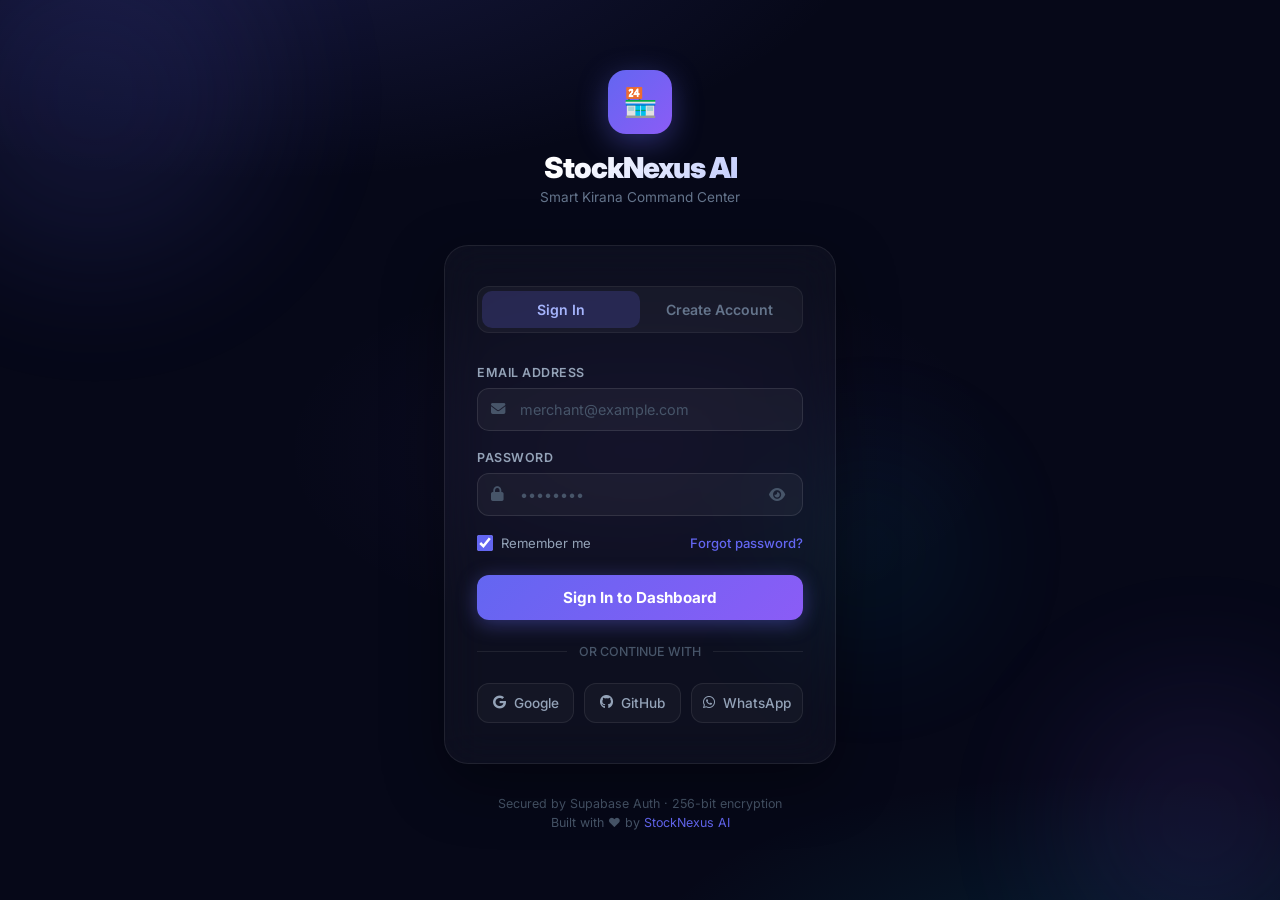
<file: templates/login.html>
<!DOCTYPE html>
<html lang="en">
<head>
    <meta charset="UTF-8">
    <meta name="viewport" content="width=device-width, initial-scale=1.0">
    <title>StockNexus AI — Sign In</title>
    <link href="https://fonts.googleapis.com/css2?family=Inter:wght@300;400;500;600;700;800;900&display=swap" rel="stylesheet">
    <link rel="stylesheet" href="https://cdnjs.cloudflare.com/ajax/libs/font-awesome/6.4.0/css/all.min.css">
    <style>
        * { margin:0; padding:0; box-sizing:border-box; }

        body {
            min-height:100vh; display:flex; align-items:center; justify-content:center;
            background:#060818;
            background-image:
                radial-gradient(ellipse 80% 50% at 20% -10%, rgba(99,102,241,0.18) 0%, transparent 60%),
                radial-gradient(ellipse 60% 40% at 85% 110%, rgba(6,182,212,0.12) 0%, transparent 60%),
                radial-gradient(ellipse 40% 30% at 50% 50%, rgba(139,92,246,0.06) 0%, transparent 70%);
            font-family:'Inter',-apple-system,sans-serif;
            overflow:hidden;
        }

        /* Animated floating orbs */
        .orb {
            position:fixed; border-radius:50%; filter:blur(70px); opacity:0.4;
            animation:float-orb 8s ease-in-out infinite alternate;
        }
        .orb-1 { width:350px; height:350px; background:rgba(99,102,241,0.3); top:-80px; left:-80px; animation-delay:0s; }
        .orb-2 { width:280px; height:280px; background:rgba(139,92,246,0.25); bottom:-60px; right:-60px; animation-delay:2s; }
        .orb-3 { width:200px; height:200px; background:rgba(6,182,212,0.2); top:50%; left:60%; animation-delay:4s; }
        @keyframes float-orb {
            0% { transform:translate(0,0) scale(1); }
            100% { transform:translate(30px,-20px) scale(1.1); }
        }

        /* Login Container */
        .login-wrapper {
            position:relative; z-index:10; width:100%; max-width:440px; padding:0 24px;
        }

        /* Brand */
        .brand {
            text-align:center; margin-bottom:2.5rem;
        }
        .brand-icon {
            width:64px; height:64px; margin:0 auto 1rem;
            background:linear-gradient(135deg,#6366f1,#8b5cf6);
            border-radius:18px; display:flex; align-items:center; justify-content:center;
            font-size:28px; box-shadow:0 8px 30px rgba(99,102,241,0.4);
            animation:brand-glow 3s ease-in-out infinite alternate;
        }
        @keyframes brand-glow {
            0% { box-shadow:0 8px 30px rgba(99,102,241,0.4); }
            100% { box-shadow:0 12px 40px rgba(99,102,241,0.6); }
        }
        .brand-name {
            font-size:1.8rem; font-weight:900; letter-spacing:-1px;
            background:linear-gradient(135deg,#fff 30%,#a5b4fc 100%);
            -webkit-background-clip:text; -webkit-text-fill-color:transparent; background-clip:text;
        }
        .brand-tagline { color:#64748b; font-size:0.85rem; margin-top:4px; }

        /* Card */
        .login-card {
            background:rgba(255,255,255,0.03);
            border:1px solid rgba(255,255,255,0.08);
            border-radius:24px; padding:2.5rem 2rem;
            backdrop-filter:blur(20px);
            box-shadow:0 20px 60px rgba(0,0,0,0.4);
        }

        /* Tabs */
        .tabs {
            display:flex; background:rgba(255,255,255,0.04);
            border:1px solid rgba(255,255,255,0.06);
            border-radius:12px; padding:4px; margin-bottom:2rem;
        }
        .tab {
            flex:1; padding:10px; border:none; border-radius:10px;
            background:transparent; color:#64748b; font-size:0.88rem;
            font-weight:600; cursor:pointer; font-family:'Inter',sans-serif;
            transition:all 0.3s;
        }
        .tab.active { background:rgba(99,102,241,0.2); color:#a5b4fc; }
        .tab:hover:not(.active) { color:#94a3b8; }

        /* Form */
        .form-section { display:block; }
        .form-section.hidden { display:none; }

        .field { margin-bottom:1.2rem; }
        .field-label {
            display:block; font-size:0.78rem; font-weight:600;
            color:#94a3b8; text-transform:uppercase; letter-spacing:0.5px;
            margin-bottom:8px;
        }
        .field-wrap {
            position:relative; display:flex; align-items:center;
        }
        .field-icon {
            position:absolute; left:14px; color:#475569; font-size:0.9rem;
        }
        .field-input {
            width:100%; background:rgba(255,255,255,0.04);
            border:1px solid rgba(255,255,255,0.1);
            border-radius:12px; padding:12px 14px 12px 42px;
            color:#e2e8f0; font-size:0.9rem; font-family:'Inter',sans-serif;
            outline:none; transition:all 0.2s;
        }
        .field-input::placeholder { color:#475569; }
        .field-input:focus {
            border-color:rgba(99,102,241,0.5);
            background:rgba(99,102,241,0.05);
            box-shadow:0 0 0 3px rgba(99,102,241,0.1);
        }
        .eye-btn {
            position:absolute; right:14px; background:none; border:none;
            color:#475569; cursor:pointer; font-size:0.9rem; padding:4px;
        }
        .eye-btn:hover { color:#94a3b8; }

        /* Remember & Forgot */
        .row-between {
            display:flex; justify-content:space-between; align-items:center;
            margin-bottom:1.5rem;
        }
        .check-row { display:flex; align-items:center; gap:8px; }
        .check-row input { accent-color:#6366f1; width:16px; height:16px; cursor:pointer; }
        .check-row label { color:#94a3b8; font-size:0.82rem; cursor:pointer; }
        .forgot-link { color:#6366f1; font-size:0.82rem; font-weight:500; text-decoration:none; }
        .forgot-link:hover { color:#818cf8; text-decoration:underline; }

        /* Buttons */
        .btn-login {
            width:100%; padding:13px; border:none; border-radius:12px;
            background:linear-gradient(135deg,#6366f1,#8b5cf6);
            color:#fff; font-size:0.95rem; font-weight:700; cursor:pointer;
            font-family:'Inter',sans-serif; display:flex; align-items:center;
            justify-content:center; gap:8px;
            box-shadow:0 4px 20px rgba(99,102,241,0.4);
            transition:all 0.3s; position:relative; overflow:hidden;
        }
        .btn-login:hover { transform:translateY(-2px); box-shadow:0 8px 30px rgba(99,102,241,0.5); }
        .btn-login:active { transform:translateY(0); }
        .btn-login .spinner { display:none; width:18px; height:18px; border:2px solid rgba(255,255,255,0.3); border-top-color:#fff; border-radius:50%; animation:spin 0.6s linear infinite; }
        @keyframes spin { to { transform:rotate(360deg); } }

        /* Divider */
        .divider {
            display:flex; align-items:center; gap:12px; margin:1.5rem 0;
        }
        .divider-line { flex:1; height:1px; background:rgba(255,255,255,0.08); }
        .divider-text { color:#475569; font-size:0.78rem; font-weight:500; }

        /* Social Buttons */
        .social-btns { display:flex; gap:10px; }
        .social-btn {
            flex:1; padding:11px; border:1px solid rgba(255,255,255,0.08);
            border-radius:12px; background:rgba(255,255,255,0.03);
            color:#94a3b8; font-size:0.85rem; font-weight:500;
            cursor:pointer; font-family:'Inter',sans-serif;
            display:flex; align-items:center; justify-content:center; gap:8px;
            transition:all 0.2s;
        }
        .social-btn:hover { background:rgba(255,255,255,0.06); border-color:rgba(255,255,255,0.15); color:#e2e8f0; }

        /* Footer */
        .login-footer {
            text-align:center; margin-top:2rem; color:#475569; font-size:0.78rem;
        }
        .login-footer a { color:#6366f1; text-decoration:none; }

        /* Success animation */
        .success-overlay {
            position:fixed; inset:0; z-index:100;
            background:rgba(6,8,24,0.95);
            display:none; align-items:center; justify-content:center;
            flex-direction:column; gap:16px;
        }
        .success-overlay.show { display:flex; animation:fadeIn 0.3s; }
        @keyframes fadeIn { from{opacity:0;} to{opacity:1;} }
        .success-check {
            width:80px; height:80px; background:rgba(16,185,129,0.15);
            border:2px solid #10b981; border-radius:50%;
            display:flex; align-items:center; justify-content:center;
            font-size:36px; animation:pop 0.4s cubic-bezier(0.3,1.5,0.7,1);
        }
        @keyframes pop { 0%{transform:scale(0);} 100%{transform:scale(1);} }
        .success-text { color:#e2e8f0; font-size:1.2rem; font-weight:700; }
        .success-sub { color:#64748b; font-size:0.88rem; }
    </style>
</head>
<body>

    <!-- Animated Orbs -->
    <div class="orb orb-1"></div>
    <div class="orb orb-2"></div>
    <div class="orb orb-3"></div>

    <!-- Login Wrapper -->
    <div class="login-wrapper">

        <!-- Brand -->
        <div class="brand">
            <div class="brand-icon">🏪</div>
            <div class="brand-name">StockNexus AI</div>
            <div class="brand-tagline">Smart Kirana Command Center</div>
        </div>

        <!-- Login Card -->
        <div class="login-card">

            <!-- Tabs -->
            <div class="tabs">
                <button class="tab active" onclick="switchTab('signin')">Sign In</button>
                <button class="tab" onclick="switchTab('signup')">Create Account</button>
            </div>

            <!-- SIGN IN FORM -->
            <div id="signinForm" class="form-section">
                <div class="field">
                    <label class="field-label">Email Address</label>
                    <div class="field-wrap">
                        <i class="fas fa-envelope field-icon"></i>
                        <input type="email" class="field-input" placeholder="merchant@example.com" id="loginEmail">
                    </div>
                </div>
                <div class="field">
                    <label class="field-label">Password</label>
                    <div class="field-wrap">
                        <i class="fas fa-lock field-icon"></i>
                        <input type="password" class="field-input" placeholder="••••••••" id="loginPassword">
                        <button class="eye-btn" onclick="togglePassword('loginPassword', this)"><i class="fas fa-eye"></i></button>
                    </div>
                </div>
                <div class="row-between">
                    <div class="check-row">
                        <input type="checkbox" id="remember" checked>
                        <label for="remember">Remember me</label>
                    </div>
                    <a href="#" class="forgot-link">Forgot password?</a>
                </div>
                <button class="btn-login" onclick="fakeLogin()">
                    <span class="btn-text">Sign In to Dashboard</span>
                    <div class="spinner" id="loginSpinner"></div>
                </button>
            </div>

            <!-- SIGN UP FORM -->
            <div id="signupForm" class="form-section hidden">
                <div class="field">
                    <label class="field-label">Shop Name</label>
                    <div class="field-wrap">
                        <i class="fas fa-store field-icon"></i>
                        <input type="text" class="field-input" placeholder="My Kirana Store">
                    </div>
                </div>
                <div class="field">
                    <label class="field-label">Email Address</label>
                    <div class="field-wrap">
                        <i class="fas fa-envelope field-icon"></i>
                        <input type="email" class="field-input" placeholder="owner@example.com">
                    </div>
                </div>
                <div class="field">
                    <label class="field-label">Password</label>
                    <div class="field-wrap">
                        <i class="fas fa-lock field-icon"></i>
                        <input type="password" class="field-input" placeholder="Create a strong password" id="signupPassword">
                        <button class="eye-btn" onclick="togglePassword('signupPassword', this)"><i class="fas fa-eye"></i></button>
                    </div>
                </div>
                <div class="field">
                    <label class="field-label">Phone Number</label>
                    <div class="field-wrap">
                        <i class="fas fa-phone field-icon"></i>
                        <input type="tel" class="field-input" placeholder="+91 98765 43210">
                    </div>
                </div>
                <button class="btn-login" onclick="fakeSignup()" style="background:linear-gradient(135deg,#10b981,#059669); box-shadow:0 4px 20px rgba(16,185,129,0.4);">
                    <span class="btn-text">Create Free Account</span>
                    <div class="spinner" id="signupSpinner"></div>
                </button>
            </div>

            <!-- Divider -->
            <div class="divider">
                <div class="divider-line"></div>
                <span class="divider-text">OR CONTINUE WITH</span>
                <div class="divider-line"></div>
            </div>

            <!-- Social Login -->
            <div class="social-btns">
                <button class="social-btn" onclick="fakeLogin()"><i class="fab fa-google"></i> Google</button>
                <button class="social-btn" onclick="fakeLogin()"><i class="fab fa-github"></i> GitHub</button>
                <button class="social-btn" onclick="fakeLogin()"><i class="fab fa-whatsapp"></i> WhatsApp</button>
            </div>
        </div>

        <!-- Footer -->
        <div class="login-footer">
            Secured by Supabase Auth · 256-bit encryption<br>
            <span style="margin-top:4px; display:inline-block;">Built with ❤️ by <a href="#">StockNexus AI</a></span>
        </div>
    </div>

    <!-- Success Overlay -->
    <div class="success-overlay" id="successOverlay">
        <div class="success-check">✓</div>
        <div class="success-text">Welcome Back!</div>
        <div class="success-sub">Redirecting to your dashboard...</div>
    </div>

    <script>
        function switchTab(tab) {
            document.querySelectorAll('.tab').forEach(t => t.classList.remove('active'));
            if (tab === 'signin') {
                document.querySelectorAll('.tab')[0].classList.add('active');
                document.getElementById('signinForm').classList.remove('hidden');
                document.getElementById('signupForm').classList.add('hidden');
            } else {
                document.querySelectorAll('.tab')[1].classList.add('active');
                document.getElementById('signinForm').classList.add('hidden');
                document.getElementById('signupForm').classList.remove('hidden');
            }
        }

        function togglePassword(id, btn) {
            const input = document.getElementById(id);
            const icon = btn.querySelector('i');
            if (input.type === 'password') {
                input.type = 'text';
                icon.classList.replace('fa-eye', 'fa-eye-slash');
            } else {
                input.type = 'password';
                icon.classList.replace('fa-eye-slash', 'fa-eye');
            }
        }

        async function fakeLogin() {
            const emailInput = document.getElementById('loginEmail');
            const passwordInput = document.getElementById('loginPassword');
            const email = emailInput.value;
            const password = passwordInput.value;
            
            if (!email || !password) {
                alert("Please enter both email and password");
                return;
            }

            const btn = document.querySelector('#signinForm .btn-login');
            const spinner = document.getElementById('loginSpinner');
            const text = btn.querySelector('.btn-text');
            const oldText = text.textContent;
            
            text.textContent = 'Authenticating...';
            if(spinner) spinner.style.display = 'block';

            try {
                const formData = new FormData();
                formData.append('email', email);
                formData.append('password', password);
                
                const response = await fetch('/login', {
                    method: 'POST',
                    body: formData
                });
                
                const result = await response.json();
                
                if (result.success) {
                    document.getElementById('successOverlay').classList.add('show');
                    setTimeout(() => { window.location.href = '/dashboard'; }, 1500);
                } else {
                    alert(result.message || "Invalid credentials");
                    text.textContent = oldText;
                    if(spinner) spinner.style.display = 'none';
                }
            } catch (error) {
                console.error("Login error:", error);
                alert("An error occurred during login. Please try again.");
                text.textContent = oldText;
                if(spinner) spinner.style.display = 'none';
            }
        }

        async function fakeSignup() {
            // Sign up is currently simulated as login for this basic version
            fakeLogin();
        }

        // Allow Enter key to submit
        document.addEventListener('keypress', (e) => {
            if (e.key === 'Enter') {
                const activeForm = document.getElementById('signupForm').classList.contains('hidden') ? 'signin' : 'signup';
                if (activeForm === 'signin') fakeLogin();
                else fakeSignup();
            }
        });
    </script>
</body>
</html>
</file>
